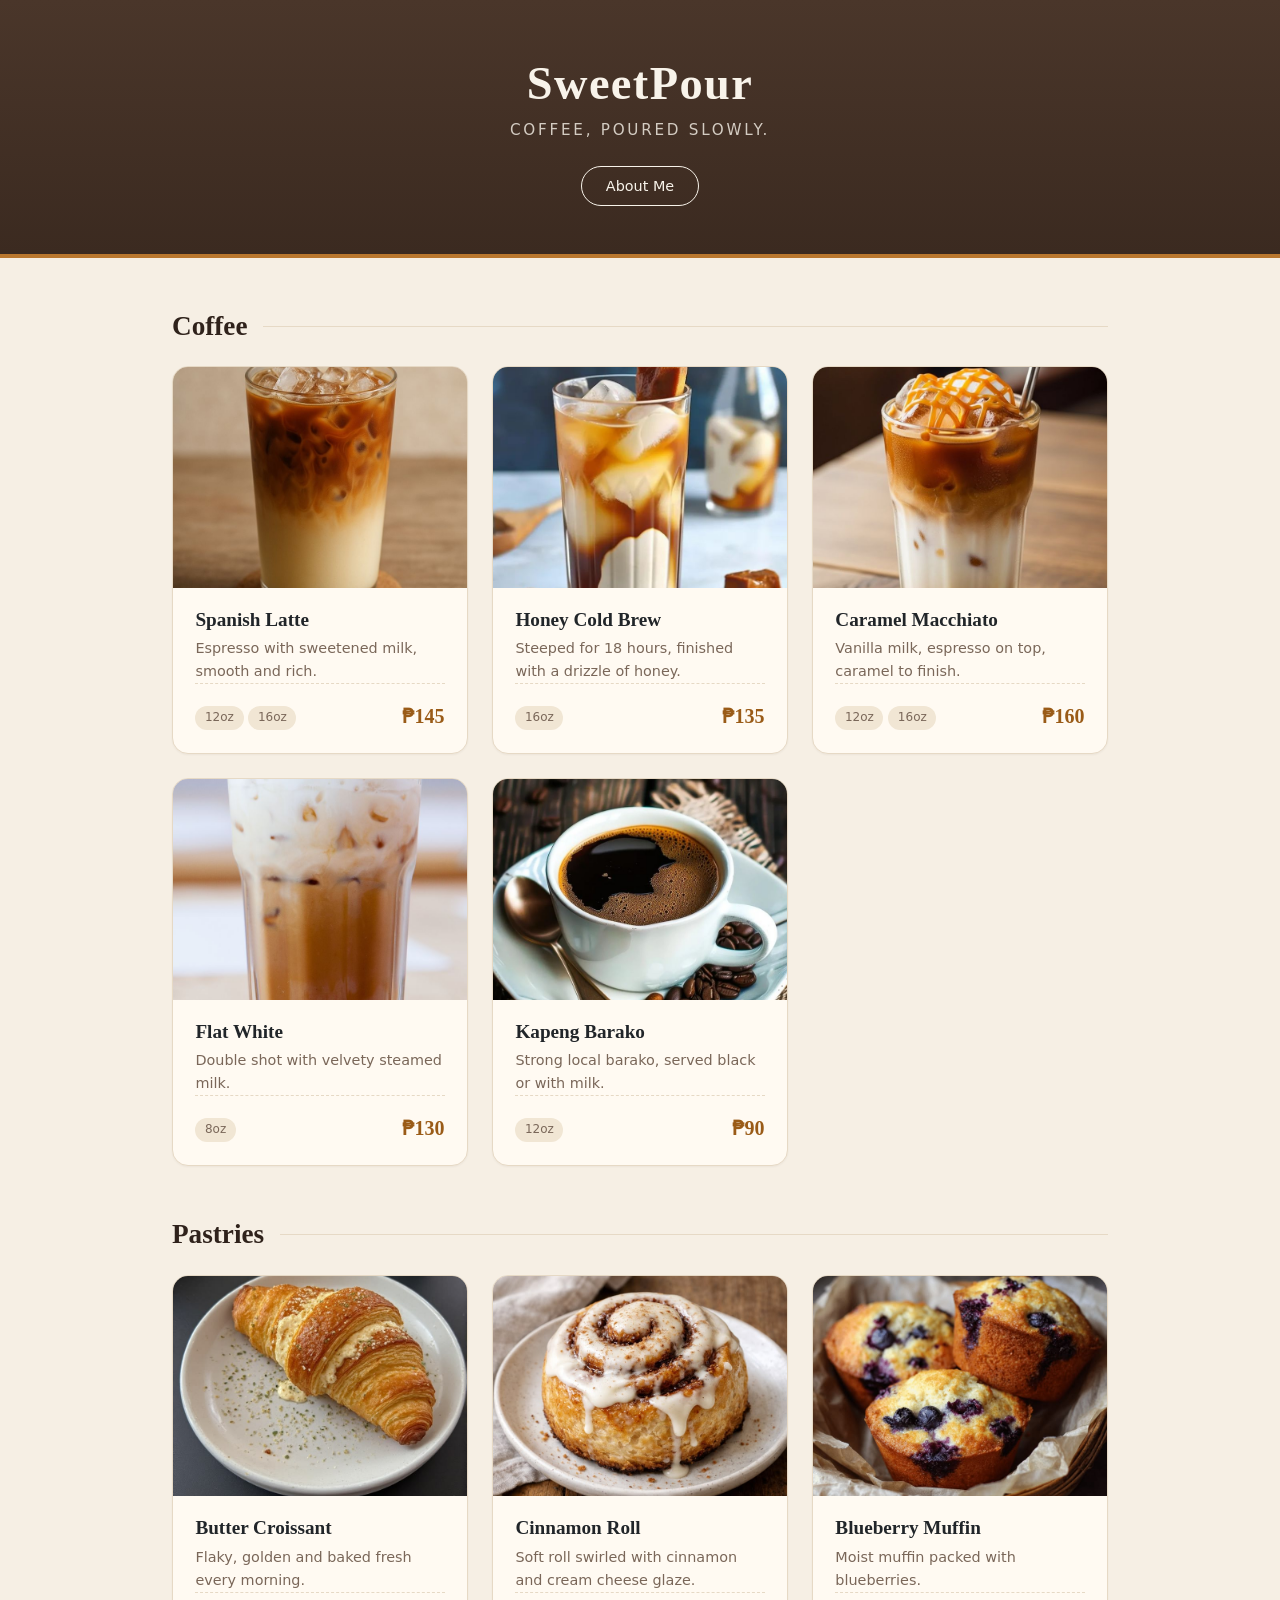
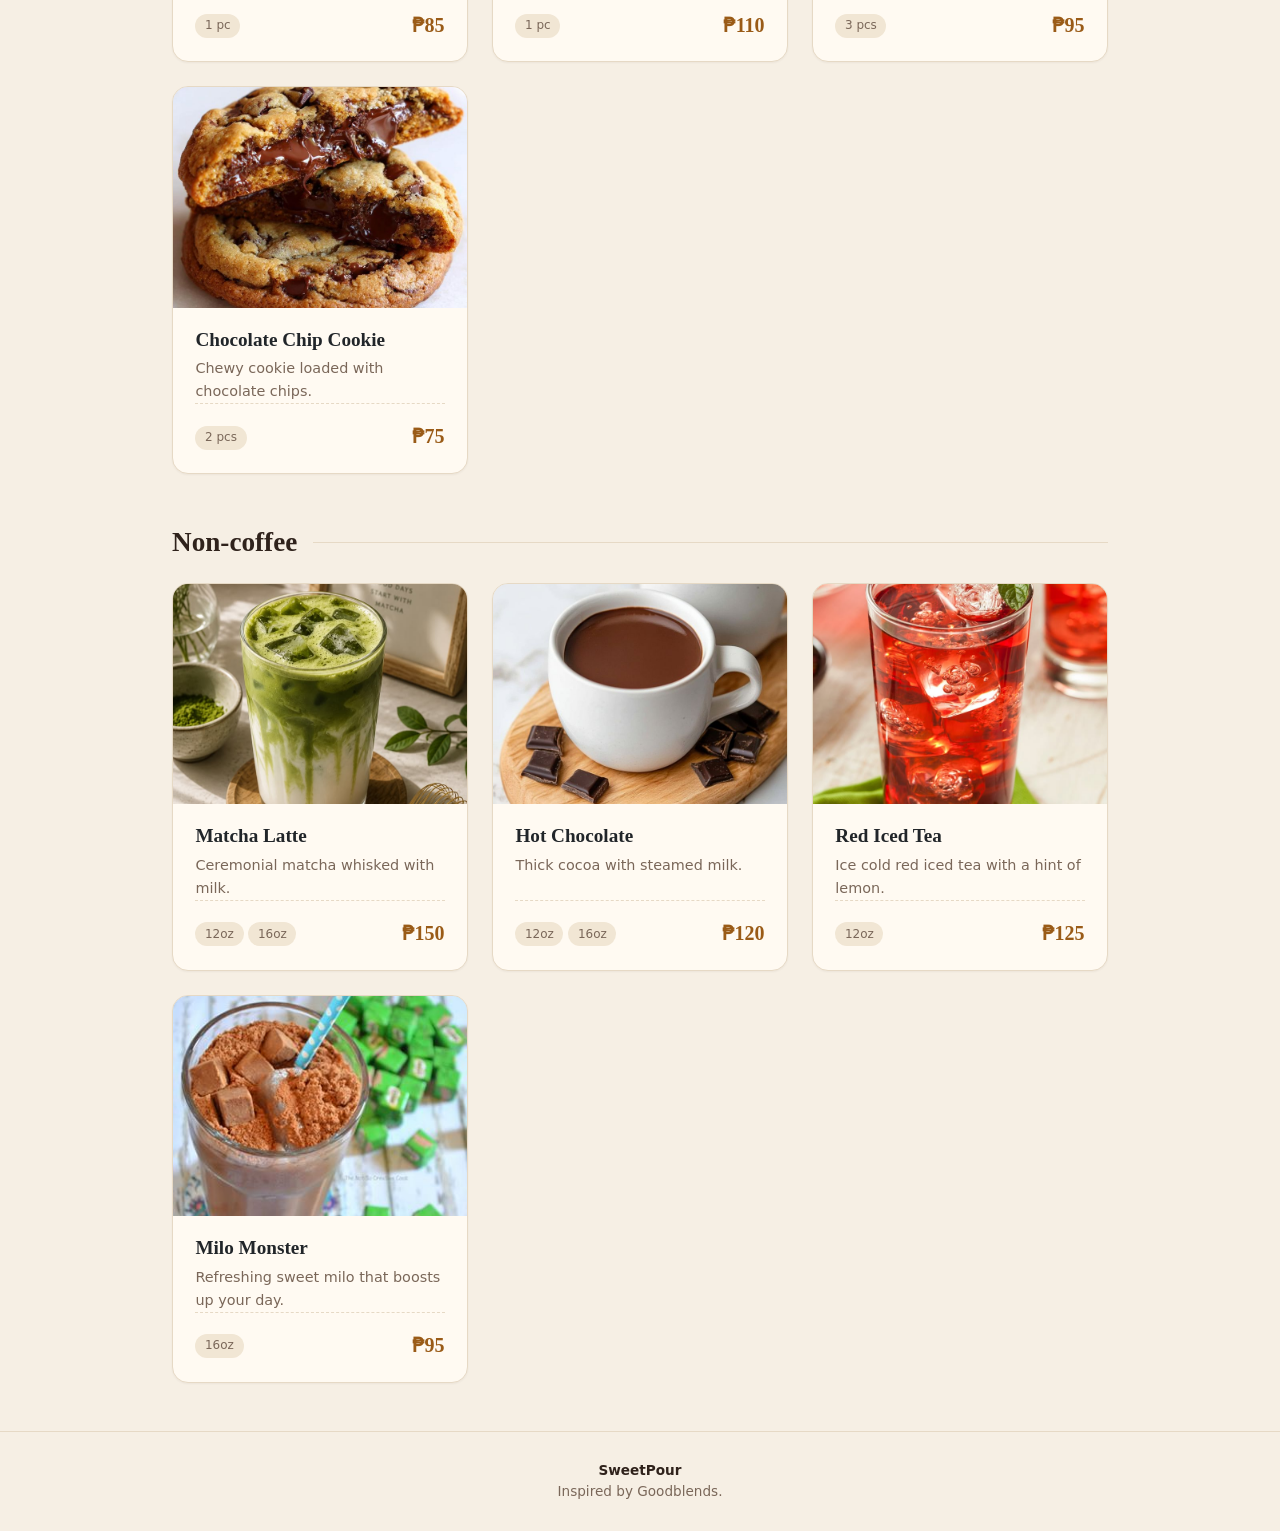
<file: Activities/CafeJSON/index.html>
<!DOCTYPE html>
<html lang="en">

<head>
  <meta charset="UTF-8">
  <meta name="viewport" content="width=device-width, initial-scale=1">
  <title>SweetPour</title>

  <link href="https://cdn.jsdelivr.net/npm/bootstrap@5.3.8/dist/css/bootstrap.min.css" rel="stylesheet"
    integrity="sha384-sRIl4kxILFvY47J16cr9ZwB07vP4J8+LH7qKQnuqkuIAvNWLzeN8tE5YBujZqJLB" crossorigin="anonymous">
  <link rel="icon" type="image/png" href="images/cup.png">
  <style>
    :root {
      --header-bg: #3b2a20;
      --header-bg-2: #4a362a;
      --header-text: #f8f3ea;
      --page-bg: #f6efe4;
      --card-bg: #fffaf2;
      --text: #2f221b;
      --text-soft: #7a6759;
      --accent: #b9772e;
      --price: #9a5b17;
      --line: #e6d9c5;
      --image-bg: #ecdfcb;
    }

    body {
      background: var(--page-bg);
      color: var(--text);
      font-family: system-ui, -apple-system, "Segoe UI", Roboto, "Helvetica Neue", Arial, sans-serif;
      line-height: 1.6;
    }

    .brand,
    .category-title,
    .item-name {
      font-family: Georgia, "Times New Roman", serif;
    }

    /* Header */
    .site-header {
      background: linear-gradient(180deg, var(--header-bg-2) 0%, var(--header-bg) 100%);
      color: var(--header-text);
      text-align: center;
      padding: 3.5rem 1rem 3rem;
      border-bottom: 4px solid var(--accent);
    }

    .site-header h1 {
      font-size: 2.9rem;
      font-weight: 700;
      letter-spacing: 0.03em;
      margin-bottom: 0.4rem;
    }

    .site-header p {
      margin: 0;
      font-size: 0.95rem;
      letter-spacing: 0.18em;
      text-transform: uppercase;
      opacity: 0.8;
    }

    .site-footer {
      border-top: 1px solid var(--line);
      text-align: center;
      padding: 1.75rem 1rem;
      font-size: 0.85rem;
      color: var(--text-soft);
    }

    .site-footer .footer-brand {
      font-family: var(--font-heading);
      font-weight: 700;
      color: var(--text);
    }

    /* Section titles */
    .menu-section {
      margin-top: 3.25rem;
    }

    .category-title {
      display: flex;
      align-items: center;
      gap: 1rem;
      font-size: 1.7rem;
      font-weight: 700;
      margin: 0 0 1.5rem;
    }

    .category-title::after {
      content: "";
      flex: 1;
      height: 1px;
      background: var(--line);
    }

    /* Cards */
    .menu-card {
      background: var(--card-bg);
      border: 1px solid var(--line);
      border-radius: 1rem;
      overflow: hidden;
      box-shadow: 0 1px 2px rgba(59, 42, 32, 0.05);
      transition: transform 0.2s ease, box-shadow 0.2s ease;
    }

    .menu-card:hover {
      transform: translateY(-3px);
      box-shadow: 0 10px 24px rgba(59, 42, 32, 0.12);
    }

    .menu-image {
      position: relative;
      aspect-ratio: 4 / 3;
      background: linear-gradient(135deg, var(--image-bg), #e2d2ba);
      overflow: hidden;
    }

    .image-fallback {
      position: absolute;
      inset: 0;
      display: flex;
      align-items: center;
      justify-content: center;
      font-size: 0.8rem;
      letter-spacing: 0.12em;
      text-transform: uppercase;
      color: var(--text-soft);
      opacity: 0.7;
    }

    .menu-image img {
      position: relative;
      width: 100%;
      height: 100%;
      object-fit: cover;
      display: block;
      transition: transform 0.4s ease;
    }

    .menu-card:hover .menu-image img {
      transform: scale(1.04);
    }

    .card-body {
      padding: 1.25rem 1.4rem 1.3rem;
    }

    .item-name {
      font-size: 1.2rem;
      font-weight: 700;
      margin: 0 0 0.4rem;
    }

    .item-desc {
      font-size: 0.9rem;
      color: var(--text-soft);
      margin: 0;
    }

    .item-footer {
      border-top: 1px dashed var(--line);
      margin-top: 1rem;
    }

    .size-pill {
      display: inline-block;
      font-size: 0.75rem;
      color: var(--text-soft);
      background: #f1e6d4;
      border-radius: 999px;
      padding: 0.15rem 0.6rem;
      margin-right: 0.3rem;
    }

    .price {
      color: var(--price);
      font-family: Georgia, "Times New Roman", serif;
      font-size: 1.25rem;
      font-weight: 700;
    }

    .btn-about {
      margin-top: 1.5rem;
      background: transparent;
      color: var(--header-text);
      border: 1px solid var(--header-text);
      border-radius: 999px;
      padding: 0.45rem 1.5rem;
      font: inherit;
      font-size: 0.9rem;
      cursor: pointer;
    }

    .about-modal .modal-content {
      background: var(--card-bg);
      border: 1px solid var(--line);
      border-radius: 1rem;
      color: var(--text);
    }

    .about-modal .modal-header,
    .about-modal .modal-footer {
      border-color: var(--line);
    }

    .about-modal .modal-title {
      font-family: Georgia, "Times New Roman", serif;
      font-weight: 700;
    }

    .about-modal .modal-body p {
      color: var(--text-soft);
      margin: 0;
    }

    .btn-fb {
      background: var(--header-bg);
      border-color: var(--header-bg);
      color: var(--header-text);
      border-radius: 999px;
      padding: 0.45rem 1.4rem;
      font-size: 0.9rem;
    }
  </style>
</head>

<body>

  <header class="site-header">
    <h1 class="brand">SweetPour</h1>
    <p>Coffee, poured slowly.</p>
    <button type="button" class="btn-about" data-bs-toggle="modal" data-bs-target="#aboutModal">About Me</button>
  </header>
  <div class="modal fade about-modal" id="aboutModal" tabindex="-1" aria-labelledby="aboutModalLabel"
    aria-hidden="true">
    <div class="modal-dialog modal-dialog-centered">
      <div class="modal-content">
        <div class="modal-header">
          <h2 class="modal-title fs-4" id="aboutModalLabel">About Me</h2>
          <button type="button" class="btn-close" data-bs-dismiss="modal" aria-label="Close"></button>
        </div>
        <div class="modal-body">
          <p>SweetPour was created as a cozy web activity dedicated to slow mornings, warm brews, and simple design.
            Also this is inspired by Goodblends, a place where coffee lovers can find their perfect cup. Thank you for
            dropping by! </p>
        </div>
        <div class="modal-footer">
          <a id="goodblendsLink" class="btn btn-fb" href="https://www.facebook.com/profile.php?id=61582763597805"
            target="_blank" rel="noopener noreferrer">Visit Goodblends on Facebook</a>
        </div>
      </div>
    </div>
  </div>

  <div class="container pb-5" style="max-width: 960px;" id="parent"></div>

  <footer class="site-footer">
    <div class="footer-brand">SweetPour</div>
    <div>Inspired by Goodblends.</div>
  </footer>

  <script>
    var menu = [
      {
        name: "Spanish Latte",
        category: "Coffee",
        price: 145,
        description: "Espresso with sweetened milk, smooth and rich.",
        sizes: ["12oz", "16oz"],
        image: "images/spanish.jpg"
      },
      {
        name: "Honey Cold Brew",
        category: "Coffee",
        price: 135,
        description: "Steeped for 18 hours, finished with a drizzle of honey.",
        sizes: ["16oz"],
        image: "images/honey cold brew.jpg"
      },
      {
        name: "Caramel Macchiato",
        category: "Coffee",
        price: 160,
        description: "Vanilla milk, espresso on top, caramel to finish.",
        sizes: ["12oz", "16oz"],
        image: "images/caramelmach.jpg"
      },
      {
        name: "Flat White",
        category: "Coffee",
        price: 130,
        description: "Double shot with velvety steamed milk.",
        sizes: ["8oz"],
        image: "images/flatw.jpg"
      },
      {
        name: "Kapeng Barako",
        category: "Coffee",
        price: 90,
        description: "Strong local barako, served black or with milk.",
        sizes: ["12oz"],
        image: "images/kape.jpg"
      },
      {
        name: "Butter Croissant",
        category: "Pastries",
        price: 85,
        description: "Flaky, golden and baked fresh every morning.",
        sizes: ["1 pc"],
        image: "images/butter.jpg"
      },
      {
        name: "Cinnamon Roll",
        category: "Pastries",
        price: 110,
        description: "Soft roll swirled with cinnamon and cream cheese glaze.",
        sizes: ["1 pc"],
        image: "images/cinn.jpg"
      },
      {
        name: "Blueberry Muffin",
        category: "Pastries",
        price: 95,
        description: "Moist muffin packed with blueberries.",
        sizes: ["3 pcs"],
        image: "images/blu.jpg"
      },
      {
        name: "Chocolate Chip Cookie",
        category: "Pastries",
        price: 75,
        description: "Chewy cookie loaded with chocolate chips.",
        sizes: ["2 pcs"],
        image: "images/cuki.jpg"
      },
      {
        name: "Matcha Latte",
        category: "Non-coffee",
        price: 150,
        description: "Ceremonial matcha whisked with milk.",
        sizes: ["12oz", "16oz"],
        image: "images/match.jpg"
      },
      {
        name: "Hot Chocolate",
        category: "Non-coffee",
        price: 120,
        description: "Thick cocoa with steamed milk.",
        sizes: ["12oz", "16oz"],
        image: "images/choc.jpg"
      },
      {
        name: "Red Iced Tea",
        category: "Non-coffee",
        price: 125,
        description: "Ice cold red iced tea with a hint of lemon.",
        sizes: ["12oz"],
        image: "images/tea.jpg"
      },
      {
        name: "Milo Monster",
        category: "Non-coffee",
        price: 95,
        description: "Refreshing sweet milo that boosts up your day.",
        sizes: ["16oz"],
        image: "images/milo.jpg"
      }

    ];

    var categories = ["Coffee", "Pastries", "Non-coffee"];
    var elParent = document.getElementById("parent");

    for (var c = 0; c < categories.length; c++) {
      var cardsHtml = "";

      for (var i = 0; i < menu.length; i++) {
        if (menu[i].category !== categories[c]) {
          continue;
        }

        cardsHtml += `
          <div class="col-12 col-md-6 col-lg-4">
            <article class="card menu-card h-100">
              <div class="menu-image">
                <span class="image-fallback">Photo coming soon</span>
                <img src="` + menu[i].image + `" alt="` + menu[i].name + `" loading="lazy" onerror="this.style.display='none'">
              </div>
              <div class="card-body d-flex flex-column">
                <h3 class="item-name">` + menu[i].name + `</h3>
                <p class="item-desc">` + menu[i].description + `</p>
                <div class="d-flex justify-content-between align-items-center mt-auto pt-3 item-footer">
                  <span class="sizes">` + menu[i].sizes.map(function (s) { return '<span class="size-pill">' + s + '</span>'; }).join("") + `</span>
                  <span class="price">₱` + menu[i].price + `</span>
                </div>
              </div>
            </article>
          </div>
        `;
      }

      elParent.innerHTML += `
        <section class="menu-section">
          <h2 class="category-title">` + categories[c] + `</h2>
          <div class="row g-4">` + cardsHtml + `</div>
        </section>
      `;
    }
  </script>

  <script src="https://cdn.jsdelivr.net/npm/bootstrap@5.3.8/dist/js/bootstrap.bundle.min.js"
    integrity="sha384-FKyoEForCGlyvwx9Hj09JcYn3nv7wiPVlz7YYwJrWVcXK/BmnVDxM+D2scQbITxI"
    crossorigin="anonymous"></script>
</body>

</html>
</file>
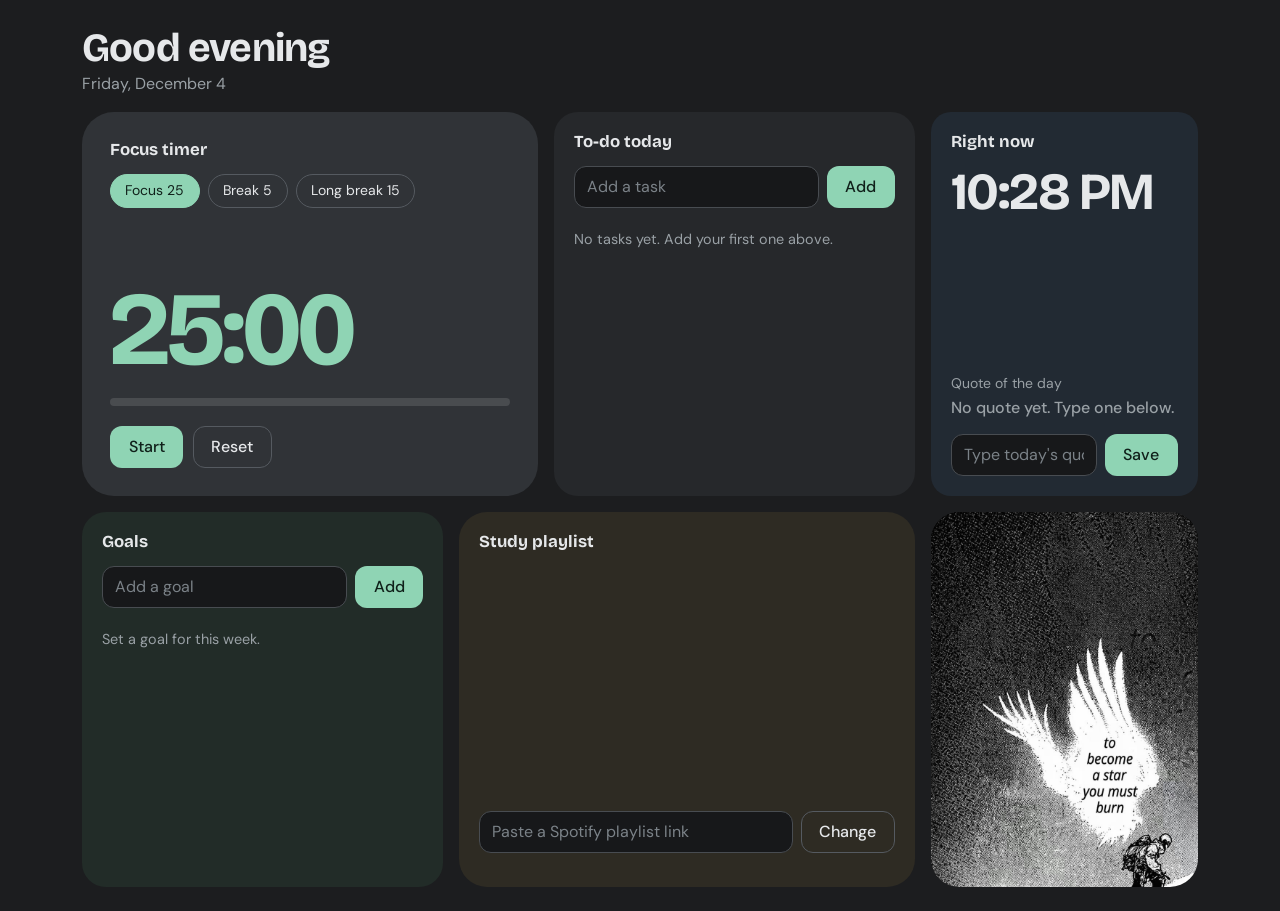
<file: Education/Activities/Bento/index.html>
<!DOCTYPE html>
<html lang="en" data-bs-theme="dark">

<head>
  <meta charset="UTF-8">
  <meta name="viewport" content="width=device-width, initial-scale=1">
  <title>GoFocus</title>
  <!-- Bootstrap CSS v5.3.8 (layout uses the grid only: container, row, col-*, g-*) -->
  <link href="https://cdn.jsdelivr.net/npm/bootstrap@5.3.8/dist/css/bootstrap.min.css" rel="stylesheet"
    integrity="sha384-sRIl4kxILFvY47J16cr9ZwB07vP4J8+LH7qKQnuqkuIAvNWLzeN8tE5YBujZqJLB" crossorigin="anonymous">
  <link
    href="https://fonts.googleapis.com/css2?family=Bricolage+Grotesque:wght@500;700&family=DM+Sans:wght@400;500&display=swap"
    rel="stylesheet">
  <link href="css/style.css" rel="stylesheet">
</head>

<body>
  <div class="container py-4">

    <header class="row align-items-end g-3 mb-3">
      <div class="col-12 col-md-7">
        <h1 id="greeting">Hello</h1>
        <p id="today" class="muted m-0"></p>
      </div>
    </header>

    <main class="row g-3">

      <section class="col-12 col-md-6 col-lg-5" aria-labelledby="t-timer">
        <div class="tile tile-timer">
          <h2 id="t-timer">Focus timer</h2>
          <div class="modes" role="group" aria-label="Timer mode">
            <button data-mode="focus" aria-pressed="true">Focus 25</button>
            <button data-mode="short" aria-pressed="false">Break 5</button>
            <button data-mode="long" aria-pressed="false">Long break 15</button>
          </div>
          <div id="clock" class="clock" role="timer" aria-live="off">25:00</div>
          <div class="track">
            <div id="bar" class="fill"></div>
          </div>
          <div class="actions">
            <button id="start" class="btn-main">Start</button>
            <button id="reset" class="btn-ghost">Reset</button>
          </div>
        </div>
      </section>

      <section class="col-12 col-md-6 col-lg-4" aria-labelledby="t-todo">
        <div class="tile tile-todo">
          <h2 id="t-todo">To-do today</h2>
          <form id="todo-form" class="inline-form">
            <input id="todo-in" type="text" placeholder="Add a task" aria-label="New task" required>
            <button class="btn-main" type="submit">Add</button>
          </form>
          <ul id="todo-list" class="list"></ul>
        </div>
      </section>

      <section class="col-12 col-md-6 col-lg-3" aria-labelledby="t-today">
        <div class="tile tile-today">
          <h2 id="t-today">Right now</h2>
          <div id="now-time" class="big">--:--</div>
          <p class="muted small mt-auto m-0">Quote of the day</p>
          <p id="quote" class="quote"></p>
          <form id="quote-form" class="inline-form m-0">
            <input id="quote-in" type="text" maxlength="140" placeholder="Type today's quote"
              aria-label="Quote of the day">
            <button class="btn-main" type="submit">Save</button>
          </form>
        </div>
      </section>

      <section class="col-12 col-md-6 col-lg-4" aria-labelledby="t-goals">
        <div class="tile tile-goals">
          <h2 id="t-goals">Goals</h2>
          <form id="goal-form" class="inline-form">
            <input id="goal-in" type="text" placeholder="Add a goal" aria-label="New goal" required>
            <button class="btn-main" type="submit">Add</button>
          </form>
          <ul id="goal-list" class="list"></ul>
        </div>
      </section>

      <section class="col-12 col-md-6 col-lg-5" aria-labelledby="t-music">
        <div class="tile tile-music">
          <h2 id="t-music">Study playlist</h2>
          <iframe id="player" title="Spotify playlist" loading="lazy" allow="encrypted-media"
            src="https://open.spotify.com/embed/playlist/37i9dQZF1DWWQRwui0ExPn"></iframe>
          <form id="music-form" class="inline-form">
            <input id="music-in" type="url" placeholder="Paste a Spotify playlist link"
              aria-label="Spotify playlist link">
            <button class="btn-ghost" type="submit">Change</button>
          </form>
        </div>
      </section>

      <section class="col-12 col-md-6 col-lg-3" aria-label="Featured image">
        <div class="tile tile-art">
          <img src="images/star.jpg" loading="lazy"
            alt="Black and white manga panel of a climber on a snowy slope under a glowing white wing, with the words: to become a star you must burn">
        </div>
      </section>

    </main>
  </div>
  <!-- Bootstrap JavaScript Bundle (includes Popper) -->
  <script src="https://cdn.jsdelivr.net/npm/bootstrap@5.3.8/dist/js/bootstrap.bundle.min.js"
    integrity="sha384-FKyoEForCGlyvwx9Hj09JcYn3nv7wiPVlz7YYwJrWVcXK/BmnVDxM+D2scQbITxI"
    crossorigin="anonymous"></script>
  <script src="js/app.js"></script>
</body>

</html>
</file>
<file: Education/Activities/Bento/css/style.css>
*,
*::before,
*::after {
  box-sizing: border-box
}

:root {
  --bg: #1c1d1f;
  --text: #e6e8ea;
  --muted: #9aa1a6;
  --line: #ffffff1f;
  --timer: #303337;
  --todo: #26282b;
  --goals: #222c28;
  --music: #2e2b23;
  --today: #222a33;
  --mint: #8fd4b4;
  --on-mint: #10201a;
}

body {
  margin: 0;
  background: var(--bg);
  color: var(--text);
  font-family: "DM Sans", system-ui, sans-serif;
  line-height: 1.5
}

h1,
h2,
.big,
.clock {
  font-family: "Bricolage Grotesque", "DM Sans", system-ui, sans-serif
}

h1 {
  font-size: clamp(1.75rem, 4vw, 2.5rem);
  margin: 0;
  font-weight: 700;
  letter-spacing: -.02em
}

h2 {
  font-size: 1.05rem;
  font-weight: 700;
  margin: 0 0 .85rem
}

.muted {
  color: var(--muted) !important
}

/* Tiles: same grid, different weight */
.tile {
  height: 100%;
  min-height: 15rem;
  padding: 1.25rem;
  display: flex;
  flex-direction: column;
  border-radius: 20px
}

.tile-timer {
  background: var(--timer);
  border-radius: 32px;
  min-height: 24rem;
  padding: 1.75rem
}

.tile-todo {
  background: var(--todo);
  border-radius: 24px
}

.tile-today {
  background: var(--today)
}

.tile-goals {
  background: var(--goals);
  border-radius: 24px
}

.tile-music {
  background: var(--music);
  border-radius: 28px
}

.tile-art {
  position: relative;
  overflow: hidden;
  padding: 0;
  min-height: 20rem;
  background: #000;
  border-radius: 28px
}

.tile-art img {
  position: absolute;
  inset: 0;
  width: 100%;
  height: 100%;
  object-fit: cover;
  object-position: center
}

.big {
  font-size: 3.25rem;
  font-weight: 700;
  line-height: 1;
  letter-spacing: -.03em;
  margin-bottom: .35rem
}

.quote {
  font-weight: 500;
  overflow-wrap: anywhere;
  margin: .15rem 0 .85rem
}

/* Timer */
.modes {
  display: flex;
  flex-wrap: wrap;
  gap: .5rem
}

.modes button {
  background: transparent;
  color: var(--text);
  border: 1px solid #555a60;
  border-radius: 999px;
  padding: .35rem .9rem;
  font: inherit;
  font-size: .875rem
}

.modes button[aria-pressed="true"] {
  background: var(--mint);
  color: var(--on-mint);
  border-color: var(--mint)
}

.clock {
  font-size: clamp(4rem, 12vw, 6.5rem);
  font-weight: 700;
  letter-spacing: -.04em;
  line-height: 1;
  margin: auto 0 1rem;
  font-variant-numeric: tabular-nums;
  color: var(--mint)
}

.track {
  height: 8px;
  background: #ffffff1f;
  border-radius: 99px;
  overflow: hidden
}

.fill {
  height: 100%;
  width: 0;
  background: var(--mint);
  transition: width .4s linear
}

.actions {
  display: flex;
  gap: .6rem;
  margin-top: 1.25rem
}

/* Buttons + inputs */
button {
  font: inherit
}

.btn-main,
.btn-ghost {
  border-radius: 12px;
  padding: .5rem 1.1rem;
  border: 1px solid transparent;
  font-weight: 500
}

.btn-main {
  background: var(--mint);
  color: var(--on-mint)
}

.btn-ghost {
  background: transparent;
  color: var(--text);
  border-color: #555a60
}

.inline-form {
  display: flex;
  gap: .5rem;
  margin-bottom: .85rem
}

input[type="text"],
input[type="url"] {
  flex: 1;
  min-width: 0;
  padding: .5rem .75rem;
  border: 1px solid #484c51;
  border-radius: 12px;
  background: #17181a;
  color: var(--text);
  font: inherit
}

input::placeholder {
  color: #7b8288
}

:focus-visible {
  outline: 3px solid #8db8e6;
  outline-offset: 2px
}

/* Lists (to-do and goals share this) */
.list {
  list-style: none;
  margin: 0;
  padding: 0;
  overflow: auto;
  max-height: 15rem
}

.list li {
  display: flex;
  align-items: center;
  gap: .6rem;
  padding: .45rem 0;
  border-bottom: 1px solid var(--line)
}

.list li:last-child {
  border-bottom: 0
}

.list .txt {
  flex: 1;
  overflow-wrap: anywhere
}

.done .txt {
  text-decoration: line-through;
  color: var(--muted)
}

.icon {
  background: none;
  border: 0;
  color: var(--muted);
  padding: .25rem .5rem;
  border-radius: 8px
}

.icon:hover {
  background: #ffffff14;
  color: var(--text)
}

.empty {
  color: var(--muted);
  font-size: .9rem;
  padding: .5rem 0
}

/* Music */
iframe {
  width: 100%;
  height: 232px;
  border: 0;
  border-radius: 14px;
  margin-bottom: .85rem;
  color-scheme: normal
}

@media (prefers-reduced-motion:reduce) {
  .fill {
    transition: none
  }
}
</file>
